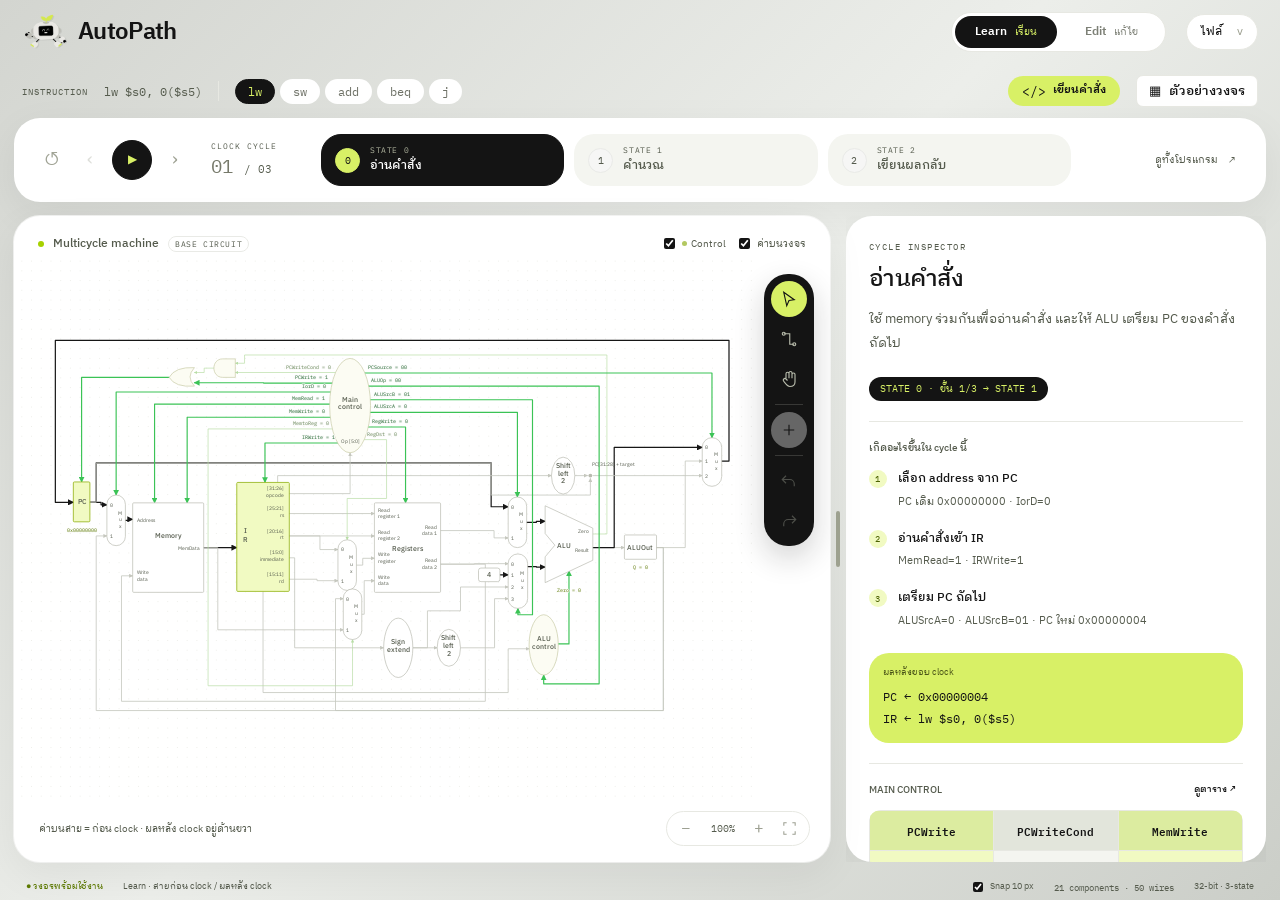
<file: index.html>
<!doctype html>
<html lang="th">
<head>
  <meta charset="utf-8">
  <meta name="viewport" content="width=device-width,initial-scale=1">
  <title>AutoPath</title>
  <script>location.replace('./cad/' + location.search + location.hash);</script>
</head>
<body><a href="./cad/">เปิด AutoPath</a></body>
</html>
</file>
<file: cad/workspace.css>
@import url('https://fonts.googleapis.com/css2?family=IBM+Plex+Sans+Thai+Looped:wght@400;500;600;700&family=IBM+Plex+Mono:wght@400;500;600&display=swap');
@import url('https://fonts.googleapis.com/css2?family=IBM+Plex+Sans+Thai:wght@400;500;600;700&family=IBM+Plex+Mono:wght@400;500;600&display=swap');
@font-face{font-family:Plex Thai;src:url('../assets/fonts/plex-thai-400.ttf');font-weight:400;unicode-range:U+0E00-0E7F}@font-face{font-family:Plex Thai;src:url('../assets/fonts/plex-thai-500.ttf');font-weight:500;unicode-range:U+0E00-0E7F}@font-face{font-family:Plex Thai;src:url('../assets/fonts/plex-thai-600.ttf');font-weight:600;unicode-range:U+0E00-0E7F}
:root{--ink:#3a3b34;--muted:#999c8e;--line:#ecedea;--blue:#292c1b;--pale:#f4fbd0;--orange:#a3bd39;--green:#7e9531;--font:'Plex Thai',-apple-system,BlinkMacSystemFont,'Segoe UI',sans-serif;--mono:'Cascadia Code',Consolas,monospace}*{box-sizing:border-box}html,body{margin:0;height:100%;overflow:hidden}body{font:13px/1.6 var(--font);color:var(--ink);background:#fff;display:flex;flex-direction:column}button,input,textarea,select{font:inherit}button{cursor:pointer;color:inherit;background:#fff;border:1px solid var(--line);border-radius:7px;transition:background .15s,color .15s}button:hover{background:#f4fbd0}button:disabled{opacity:.35;cursor:default}button:focus-visible,a:focus-visible,input:focus-visible,textarea:focus-visible,select:focus-visible{outline:2px solid #e3f58a;outline-offset:3px}a{color:var(--blue);text-decoration:none}svg{display:block}h1,h2,h3,h4,p{margin:0}strong,b{font-weight:600}.app-header{height:65px;display:flex;align-items:center;gap:20px;padding:0 25px;border-bottom:1px solid var(--line);flex-shrink:0}.brand{display:flex;gap:12px;align-items:center;color:var(--ink);white-space:nowrap}.brand strong{font-size:21px;letter-spacing:-.7px}.brand strong>span{font-size:13px;font-weight:400;letter-spacing:0;color:#abada1}.brand-icon{width:25px;height:25px;display:grid;grid-template-columns:1fr 1fr;gap:4px}.brand-icon i{background:var(--blue);border-radius:3px}.brand-icon i:nth-child(2){background:#f0fabe}.brand-icon i:nth-child(3){background:#f4fbd0}.project-tag{font:10px var(--mono);letter-spacing:.4px;color:#9ea192;border-left:1px solid var(--line);padding-left:20px;white-space:nowrap}.project-tag span{margin:0 6px}.mode-switch{margin-left:auto;display:flex;background:#f4f4f3;border-radius:8px;padding:3px;gap:3px}.mode-switch button{border:0;background:transparent;min-width:102px;padding:6px 13px;font-size:12px;font-weight:600;color:#9a9d8f}.mode-switch button span{font-size:10px;font-weight:400;margin-left:5px}.mode-switch button.active{background:white;color:var(--blue);box-shadow:0 1px 4px #1c1f1210}.save-state{display:flex;gap:6px;align-items:center;font-size:10px;color:#9da092;white-space:nowrap}.save-state i,.live-dot{width:6px;height:6px;background:#93ac41;border-radius:50%;display:inline-block}.button{padding:7px 14px;font-size:12px}.button.primary{color:#fff;background:var(--blue);border-color:var(--blue)}.button.danger{color:#c35c62}.chevron{margin-left:12px;color:#989b8b}.program-bar{height:57px;flex-shrink:0;display:flex;align-items:center;gap:16px;padding:0 25px;border-bottom:1px solid var(--line)}.bar-label{font:9px var(--mono);letter-spacing:1px;color:#abaea1}.preset-tabs{display:flex;gap:5px}.preset-tabs button{padding:4px 12px;font:12px var(--mono);border:1px solid transparent;background:#f7f8f6;color:#989b8c}.preset-tabs button.active{border-color:#f4fbd0;background:var(--pale);color:var(--blue)}.code-button{display:flex;align-items:center;gap:7px;padding:5px 10px;font-size:11px;border:0;background:transparent;color:#8a8d7c}.code-symbol{font:13px var(--mono)}.bar-divider{height:20px;border-left:1px solid var(--line)}.current-instruction{font:12px var(--mono);color:#838775;white-space:nowrap;overflow:hidden;text-overflow:ellipsis;flex:1}.quiet{border:0;background:transparent;color:#9fa294;font-size:11px;white-space:nowrap}.icon-button{height:31px;min-width:31px;padding:0 7px;border:0;background:transparent;font-size:19px;color:#a0a395}.program-bar .icon-button{font-size:13px;width:25px;height:25px;border:1px solid var(--line);border-radius:50%}.workspace{flex:1;min-height:0;display:grid;grid-template-columns:minmax(0,1fr) 305px}.board-shell{position:relative;overflow:hidden;background:#fbfbfa;display:flex;flex-direction:column;min-width:0}.board-head{display:flex;align-items:center;justify-content:space-between;gap:10px;padding:18px 24px 0;position:relative;z-index:2;flex-shrink:0;pointer-events:none}.board-head>div{display:flex;align-items:center;gap:9px;pointer-events:auto}#design-title{font-size:12px;font-weight:500;color:#7b7e6e}.mini-badge{font:8px var(--mono);letter-spacing:.6px;color:#acafa2;border:1px solid #e9eae6;padding:2px 6px;border-radius:4px;background:#fbfbfa}.mini-badge.custom{background:#f8faee;color:#a6bc4d;border-color:#e7efc7}.board-options label{font-size:10px;color:#a0a395;display:flex;align-items:center;gap:4px;white-space:nowrap}.board-options input{accent-color:var(--blue);width:11px;height:11px}.control-dot{height:5px;width:5px;border-radius:50%;background:#b3c861}.drawing-tools{position:absolute;z-index:5;top:65px;left:16px;background:white;border:1px solid #eaebe8;box-shadow:0 3px 12px #40413907;border-radius:10px;padding:5px;display:flex;flex-direction:column;gap:4px}.drawing-tools button{height:33px;width:33px;display:grid;place-items:center;border:0;border-radius:6px;color:#a0a395}.drawing-tools svg{width:18px;height:18px;fill:none;stroke:currentColor;stroke-width:1.5}.drawing-tools button.active{color:var(--blue);background:var(--pale)}.tool-separator{margin:3px 4px;border-top:1px solid var(--line)}#canvas-wrap{flex:1;min-height:0;overflow:hidden;position:relative}#scene{width:100%;height:100%;touch-action:none;outline:none;user-select:none}#scene[data-tool=pan]{cursor:grab}#scene[data-tool=pan]:active{cursor:grabbing}#scene[data-tool=wire]{cursor:crosshair}.canvas-bottom{display:flex;justify-content:space-between;align-items:center;padding:8px 20px 16px;gap:12px;flex-shrink:0}#canvas-hint{font-size:10px;color:#aaada0;padding-left:5px}.zoom-tools{display:flex;align-items:center;gap:3px;background:white;border:1px solid var(--line);border-radius:7px;padding:2px 4px;flex-shrink:0}.zoom-tools button{border:0;padding:0;background:transparent;font-size:16px;width:27px;height:27px;color:#9da092;display:grid;place-items:center}.zoom-tools svg{width:17px;height:17px;fill:none;stroke:currentColor;stroke-width:1.5}#zoom-level{min-width:40px;text-align:center;font:10px var(--mono);color:#989b8d}.inspector{border-left:1px solid var(--line);overflow:auto;background:white;padding:25px 23px;scrollbar-width:thin}.eyebrow{font:9px var(--mono);letter-spacing:1.5px;color:#afb1a6}.inspector h2{font-size:23px;font-weight:500;line-height:1.5;letter-spacing:-.6px;margin:10px 0}.inspector .lead{font-size:12px;line-height:1.9;color:#9da092;margin-bottom:21px}.step-label{display:inline-flex;align-items:center;gap:6px;font:10px var(--mono);color:var(--blue);background:var(--pale);padding:4px 8px;border-radius:5px}.inspector-section{border-top:1px solid var(--line);padding-top:18px;margin-top:20px}.section-title{font-size:10px;font-weight:500;color:#959889;display:flex;align-items:center;justify-content:space-between;margin-bottom:12px}.section-title button{font-size:9px;color:var(--blue);background:transparent;border:0}.steps{display:grid;gap:15px}.step{display:grid;grid-template-columns:20px 1fr;gap:9px}.step>span{background:#f4fbd0;color:#a8aa9e;width:18px;height:18px;display:grid;place-items:center;font:9px var(--mono);border-radius:50%;margin-top:2px}.step b{font-size:11px;font-weight:500}.step p{font-size:10px;color:#a2a497;line-height:1.9;margin-top:3px}.result-card{background:#f4fbd0;border:1px solid #f4fbd0;border-radius:8px;padding:13px 14px;margin:21px 0 0}.result-card small{color:#a0a295;font-size:9px;display:block;margin-bottom:6px}.result-card strong{font:12px/1.8 var(--mono);color:#757868;overflow-wrap:anywhere}.signal-list{display:grid;grid-template-columns:1fr 1fr;gap:5px}.signal{display:flex;align-items:center;justify-content:space-between;padding:5px 7px;border-radius:5px;background:#f9f9f9;font:9px var(--mono);color:#b2b4a9}.signal.used{color:#96998a;background:#f4fbd0}.signal b{font-size:10px}.state-value{display:flex;justify-content:space-between;gap:10px;padding:5px 0;font:10px var(--mono);color:#a0a395}.state-value.changed{color:var(--blue)}.state-value i{font-style:normal;color:#979a8b;font-size:8px;margin-right:6px}.inspector details{margin-top:13px;font-size:10px;color:#a0a295}.inspector summary{cursor:pointer}.source-mini{display:flex;flex-wrap:wrap;gap:12px;font-size:9px;margin-top:24px}.source-mini a{color:#abada1}.selection-title{display:flex;justify-content:space-between;align-items:center}.selection-title h2{font-size:21px;overflow-wrap:anywhere}.selection-title button{border:0;padding:0 5px;color:#a3a698}.property{margin-bottom:13px}.property label{display:block;color:#a3a598;font-size:10px;margin-bottom:5px}.property input,.property select{width:100%;border:1px solid #e9eae7;border-radius:6px;padding:7px 9px;color:#767969;background:#f4fbd0;font-size:11px}.property-row{display:grid;grid-template-columns:1fr 1fr;gap:10px}.port-list{display:grid;gap:5px}.port-item{display:flex;align-items:center;gap:6px;font-size:10px;color:#9ea192;padding:4px 0}.port-item .pin-dot{width:5px;height:5px;border-radius:50%;background:#daf263}.port-item .pin-dot.control{background:#aec456}.port-item small{margin-left:auto;font:9px var(--mono);color:#aeb0a4}.button-row{display:flex;flex-wrap:wrap;gap:7px;margin-top:17px}.button-row button{font-size:10px;padding:6px 10px}.value-hero{font:22px/1.5 var(--mono);color:var(--blue);margin:12px 0 4px;overflow-wrap:anywhere}.value-caption{font:10px var(--mono);color:#aeb0a4}.connection-label{font-size:11px;color:#999c8e;overflow-wrap:anywhere;margin-bottom:8px}.connection-arrow{display:block;color:#bcbeb4;margin:5px 0}.info-note{font-size:10px;line-height:1.9;color:#acafa2;margin-top:15px}.issue-card{background:#fafcf4;border:1px solid #eaf1d0;border-radius:8px;padding:15px}.issue-card h3{font-size:14px;color:#9aad4e;margin-bottom:10px}.issue-item{display:block;text-align:left;width:100%;border:0;border-bottom:1px solid #eef2df;background:none;color:#9eae60;padding:9px 0;font-size:11px}.issue-card p{font-size:11px;color:#a0aa77;line-height:1.9}.timeline{height:96px;display:flex;align-items:center;gap:25px;padding:14px 25px;border-top:1px solid var(--line);flex-shrink:0;background:#fff}.transport{display:flex;align-items:center;gap:7px}.play-button{height:36px;width:38px;border-color:var(--blue);background:var(--blue);color:#fff;font-size:12px;box-shadow:0 3px 9px #292c1b20}.play-button:hover{background:#272a19}.cycle-meta{margin-left:14px;min-width:85px}.cycle-meta small{font:8px var(--mono);color:#b5b7ac;letter-spacing:1px;display:block;margin-bottom:3px}.cycle-meta strong{font:19px var(--mono);color:#76796a}.cycle-meta span{font-size:11px;color:#babcb2}.state-tabs{display:grid;grid-template-columns:repeat(3,minmax(0,1fr));gap:10px;flex:1;max-width:750px}.state-tab{display:flex;gap:10px;align-items:center;text-align:left;border:1px solid transparent;background:#f9f9f9;color:#aaada0;border-radius:8px;padding:10px 13px;min-width:0}.state-tab .state-dot{width:25px;height:25px;border-radius:50%;border:1px solid #e9eae7;display:grid;place-items:center;font:10px var(--mono);flex-shrink:0;background:#f6f6f5}.state-tab small{font:8px var(--mono);display:block;color:#b6b8ae;margin-bottom:1px;letter-spacing:.6px}.state-tab strong{font-size:11px;font-weight:500;display:block;white-space:nowrap}.state-tab.active{background:#f4fbd0;border-color:#f4fbd0;color:var(--blue)}.state-tab.active .state-dot{background:var(--blue);color:#fff;border-color:var(--blue)}.state-tab.active small{color:#dcf36b}.state-tab.past .state-dot{color:#a5be53;background:#f5f8ec;border-color:#ecf1db}.trace-button{margin-left:auto;border:0;padding:8px;color:#a7aa9d;background:none;font-size:10px;white-space:nowrap}.trace-button span{margin-left:8px}.statusbar{height:30px;flex-shrink:0;border-top:1px solid var(--line);display:flex;align-items:center;justify-content:space-between;padding:0 25px;font-size:9px;color:#b4b6ac;background:#f4fbd0}.statusbar>div{display:flex;align-items:center;gap:20px}.statusbar label{display:flex;align-items:center;gap:4px}.statusbar input{height:10px;width:10px;accent-color:var(--blue)}#health{color:#a6be55}#health.invalid{color:#a6b761}#mode-status{color:#b5b7ac}.statusbar #counts{font:9px var(--mono)}
/* Vector schematic. Visible pins and geometry are the same objects edited by CAD. */
#scene text{font-family:var(--font);fill:#35362f;pointer-events:none}.net-wire{fill:none;stroke:#c5c7be;stroke-width:1.65;stroke-linejoin:round;stroke-linecap:round;pointer-events:none}.net-wire.live{stroke:#2a2e1b;stroke-width:2.5}.net-wire.control{stroke:#c7d591;stroke-width:1.4}.net-wire.control.live{stroke:#b0c851;stroke-width:2}.net-wire.selected{stroke:#d8f258;stroke-width:3}.net-wire.invalid{stroke:#cf7480;stroke-dasharray:5 4}.wire-hit{fill:none;stroke:transparent;stroke-width:15;pointer-events:stroke;cursor:pointer}.wire-label{font:11px var(--mono)!important;fill:#a3b267!important;paint-order:stroke;stroke:#fbfbfa;stroke-width:4px;stroke-linejoin:round}.wire-label.live{fill:#94a942!important}.node-body{fill:#fff;stroke:#b6b8ad;stroke-width:1.35}.circuit-node{cursor:pointer}.circuit-node.written .node-body{fill:#f4fbd0;stroke:#dcf369;stroke-width:1.8}.circuit-node.selected .node-body{stroke:#ddf370;stroke-width:2;fill:#f4fbd0}.circuit-node.invalid .node-body{stroke:#ce828b;stroke-dasharray:5 3}.circuit-node.control-node .node-body{fill:#fbfdf6;stroke:#b3c471}.node-name{font-size:14px;font-weight:500}.node-port-label{font-size:11px;fill:#9a9d8f!important}.node-small{font-size:11px}.node-number{font:11px var(--mono)!important;fill:#9b9e8f!important}.node-value{font:11px var(--mono)!important;fill:#d7f156!important;paint-order:stroke;stroke:#fbfbfa;stroke-width:3px}.node-port{fill:white;stroke:#acaea2;stroke-width:1.5;opacity:0;pointer-events:none;cursor:crosshair}.edit-mode .node-port{opacity:1;pointer-events:all}.node-port.control{stroke:#b3c471}.node-port.output{fill:#d6d7d1}.node-port.output.control{fill:#d9e5a9}.node-port:hover,.node-port.pending{fill:#dbf264!important;stroke:#292d1b;stroke-width:2}.port-hit{fill:transparent;pointer-events:none}.edit-mode .port-hit{pointer-events:all;cursor:crosshair}.selection-box{fill:none;stroke:#e4f68a;stroke-width:1;stroke-dasharray:5 4;pointer-events:none}.bend-handle{fill:#fff;stroke:#dbf264;stroke-width:1.5;cursor:move}.bend-handle:hover{fill:#d8f157}.pending-wire{fill:none;stroke:#daf262;stroke-width:2;stroke-dasharray:6 5;pointer-events:none}.note-body{fill:#fcfdf7;stroke:#dee5c1;stroke-width:1}.note-text{fill:#a2ac78!important;font-size:12px}.junction-dot{fill:#b9bbb0}.control-hidden .wire-group.control-group,.control-hidden .control-wire-label{opacity:.08;pointer-events:none}.control-hidden .control-group .wire-hit{pointer-events:none}
dialog{border:1px solid #e9eae7;padding:0;border-radius:14px;width:min(820px,94vw);max-height:88vh;color:var(--ink);background:white;box-shadow:0 22px 90px #1d1f131c}dialog::backdrop{background:#4b4d4238;backdrop-filter:blur(3px)}.dialog-head{display:flex;justify-content:space-between;align-items:center;padding:22px 26px;border-bottom:1px solid var(--line)}.dialog-head h2{font-size:19px;font-weight:500;letter-spacing:-.4px}.dialog-head p{font-size:11px;color:#adafa3;margin-top:5px}.dialog-head button{border:0;font-size:22px;color:#aaaca0;background:none}.dialog-body{padding:25px 26px}.dialog-actions{display:flex;gap:8px;justify-content:flex-end;margin-top:22px}.dialog-body label{display:block;font-size:11px;color:#a4a799;margin:0 0 8px}.editor-grid{display:grid;grid-template-columns:1.6fr 1fr;gap:22px}textarea{background:#f4fbd0;border:1px solid #f4fbd0;border-radius:8px;padding:15px;color:#727566;width:100%;resize:vertical;font:12px/2 var(--mono);min-height:230px}select{max-width:100%;background:#f4fbd0;border:1px solid #f4fbd0;border-radius:6px;padding:7px;color:#888b7a;font-size:11px}.dialog-help{font-size:11px;color:#abaea1;line-height:1.9;margin-top:15px}.dialog-body .note{background:#f4fbd0;border:1px solid #eff0ed;border-radius:7px;padding:13px 16px;color:#a1a396;font-size:11px;line-height:1.9;margin-top:15px}.library{display:grid;grid-template-columns:repeat(3,minmax(0,1fr));gap:10px}.library button{text-align:left;padding:14px 15px}.library b{font-size:12px;color:#7d8070;display:block}.library small{font-size:9px;color:#b4b6ab;display:block;margin-top:4px}.library .component-glyph{font:20px var(--mono);color:#b8baaf;height:32px;display:block}.menu-popover{position:fixed;top:57px;right:20px;z-index:30;width:230px;border:1px solid #eaebe8;border-radius:10px;background:white;padding:6px;box-shadow:0 8px 30px #1c1f1214}.menu-popover button{display:flex;align-items:center;justify-content:space-between;width:100%;background:transparent;border:0;padding:9px 12px;text-align:left;font-size:11px}.menu-popover button:hover{background:#f4fbd0}.menu-popover span{font:9px var(--mono);color:#b6b8ad}.menu-popover hr{border:0;border-top:1px solid var(--line);margin:5px}.control-editor{display:grid;grid-template-columns:repeat(3,1fr);gap:14px 20px;margin-top:20px}.control-editor .control-field{display:flex;align-items:center;justify-content:space-between;gap:10px;border-bottom:1px solid var(--line);padding-bottom:10px}.control-field label{font:11px var(--mono);margin:0}.control-field select{width:66px;font:11px var(--mono)}.paper-grid{display:grid;gap:16px}.paper-grid img{width:100%;border:1px solid var(--line);border-radius:8px}.table-wrap{overflow:auto}table{border-collapse:collapse;width:100%;font-size:11px}th{font-weight:500;color:#a0a395;text-align:left;background:#f4fbd0}td,th{padding:10px 12px;border-bottom:1px solid var(--line)}td{color:#8a8e7c}td code{font:11px var(--mono)}td button{font:10px var(--mono);padding:3px 7px}.help-grid{display:grid;grid-template-columns:1fr 1fr;gap:20px 25px}.help-grid h3{font-size:14px;font-weight:500;margin-bottom:8px}.help-grid p{font-size:12px;color:#a0a395;line-height:1.9}.keys{display:grid;grid-template-columns:1fr 1fr;gap:6px;margin-top:20px}.keys div{font-size:11px;color:#a6a99c}kbd{background:#f4fbd0;border:1px solid #ebece9;border-radius:4px;font:10px var(--mono);padding:2px 6px;margin-right:8px}.dialog-error{color:#c16d78;font-size:11px;line-height:1.8;margin-top:12px}.dialog-error:empty{display:none}#toast{position:absolute;bottom:64px;left:50%;transform:translateX(-50%) translateY(5px);background:#4f5147;color:white;box-shadow:0 5px 15px #1b1e1220;border-radius:8px;padding:9px 15px;max-width:90%;font-size:11px;opacity:0;pointer-events:none;transition:opacity .2s,transform .2s;z-index:20}#toast.visible{opacity:1;transform:translateX(-50%) translateY(0)}
.inspector .lead{font-size:13px;color:#959888}.step b{font-size:12px}.step p{font-size:11px;color:#999c8d}.signal{font-size:10px}.signal b{font-size:11px}.info-note{font-size:11px;color:#a0a395}.state-tab strong{font-size:12px}
@media(min-width:1700px){.workspace{grid-template-columns:minmax(0,1fr) 340px}.inspector{padding:29px}.inspector .lead{font-size:13px}.step b{font-size:12px}.step p{font-size:11px}.signal{font-size:10px}}
@media(max-width:1150px){.project-tag{display:none}.app-header{gap:15px;padding:0 18px}.program-bar{gap:9px;padding:0 18px}.bar-label{display:none}.workspace{grid-template-columns:minmax(0,1fr) 275px}.inspector{padding:21px 18px}.board-head{padding:15px 18px 0}.board-options label{font-size:9px}.board-options label:last-child{display:none}.mini-badge{display:none}.timeline{padding:12px 18px;gap:18px}.state-tabs{gap:6px}.state-tab{padding:9px 10px;gap:8px}.trace-button{display:none}.cycle-meta{min-width:70px;margin-left:8px}.save-state{font-size:9px}.brand strong>span{display:none}}
@media(max-width:800px){.workspace{grid-template-columns:minmax(0,1fr) 230px}.inspector{padding:18px 14px}.inspector h2{font-size:20px}.board-options{display:none!important}.program-bar{gap:8px}.current-instruction{display:none}.code-button{margin-left:auto}.bar-divider{display:none}.mode-switch button{min-width:72px;padding:6px 10px}.mode-switch button span{display:none}.save-state{display:none}.timeline{gap:10px}.cycle-meta{min-width:55px}.transport{gap:2px}.state-tab strong{font-size:9px}.state-tab{padding:8px;gap:6px}.state-tab small{font-size:7px}.state-tab .state-dot{width:21px;height:21px}.statusbar{padding:0 18px}.statusbar>div{gap:12px}.statusbar #counts{display:none}.canvas-bottom{padding:8px 12px 12px}#canvas-hint{font-size:9px;max-width:150px}.board-head{padding-left:16px}#design-title{font-size:11px}.drawing-tools{left:10px}.control-editor{grid-template-columns:1fr 1fr}}
@media(max-width:600px){html,body{height:auto;min-height:100%;overflow:auto}.app-header{height:60px;padding:0 14px;gap:10px}.brand strong{font-size:20px}.brand-icon{width:22px;height:22px}.brand{gap:8px}.mode-switch{margin-left:auto}.mode-switch button{min-width:54px;padding:5px 8px;font-size:11px}#file-menu{font-size:11px;padding:5px 8px}.chevron{margin-left:5px}.program-bar{height:51px;padding:0 14px;gap:5px}.preset-tabs{gap:3px}.preset-tabs button{font-size:11px;padding:5px 9px}.code-button{padding:5px}.code-button span:last-child{display:none}.program-bar .quiet{font-size:10px}.program-bar .icon-button{display:none}.workspace{display:flex;flex-direction:column;flex:none;overflow:visible}.board-shell{height:62vh;min-height:380px}.inspector{border-left:0;border-top:1px solid var(--line);padding:24px;overflow:visible}.inspector .lead{max-width:500px}.inspector h2{font-size:24px}.signal-list{grid-template-columns:1fr 1fr 1fr}.board-head{padding:14px 14px 0}.drawing-tools{top:52px;left:9px;padding:3px;gap:3px}.drawing-tools button{height:29px;width:29px}.timeline{position:sticky;bottom:0;z-index:8;height:auto;min-height:90px;flex-wrap:wrap;padding:10px 13px;gap:8px;box-shadow:0 -4px 12px #3e403705;order:3}.transport{gap:7px}.cycle-meta{margin-left:12px;min-width:88px}.state-tabs{order:2;width:100%;flex-basis:100%}.state-tab{padding:7px 8px}.state-tab strong{font-size:10px}.state-tab small{font-size:8px}.statusbar{height:32px;font-size:8px;order:4;padding:0 14px}.statusbar>div{gap:8px}#canvas-hint{max-width:200px;font-size:9px}.canvas-bottom{padding:7px 12px 12px}.editor-grid{grid-template-columns:1fr}.editor-grid textarea{min-height:150px}.dialog-head{padding:18px 20px}.dialog-body{padding:20px}.library{grid-template-columns:1fr 1fr}.help-grid{grid-template-columns:1fr}.control-editor{gap:10px}.control-field label{font-size:10px}.control-field select{width:54px}.control-editor .control-field{gap:4px}.keys{grid-template-columns:1fr}.dialog-actions{flex-wrap:wrap}}

@media(max-width:600px){body{padding-bottom:134px}.timeline{position:fixed;left:0;right:0;bottom:0}.inspector{padding-bottom:28px}}

/* ===== Lime / black theme (TaskLab-style) + split layout ===== */
:root{--ink:#161616;--muted:#8b8e83;--line:#e7e8e2;--blue:#141414;--pale:#eef8b4;--lime:#d8f066;--lime-2:#c9e84a;--lime-soft:#f1fac2;--black:#141414;--radius:26px;--side-w:clamp(310px,34vw,480px)}
html,body{background:linear-gradient(135deg,#d3d5d0 0%,#ecEEEA 48%,#cbcec8 100%)}body{color:var(--ink)}
:focus-visible{outline:2px solid #141414!important;outline-offset:3px}.code-pane :focus-visible{outline-color:var(--lime)!important}
.app-header,.program-bar{background:transparent;border:0}.app-header{height:64px;padding:0 22px}.program-bar{height:54px;padding:0 22px}
.brand-icon i{background:var(--black)}.brand-icon i:nth-child(2){background:var(--lime)}.brand-icon i:nth-child(3){background:#fff;box-shadow:inset 0 0 0 1.5px #14141430}
.project-tag{border-left-color:#14141420}
button{border-radius:999px}.button{border-radius:999px;background:#fff}.button.primary{background:var(--lime);border-color:var(--lime);color:var(--black);font-weight:600}.button.primary:hover{background:var(--lime-2)}
.mode-switch{background:#fff;border:1px solid var(--line);border-radius:999px;padding:3px}.mode-switch button{border-radius:999px;color:#7d8076}.mode-switch button.active{background:var(--black);color:#fff;box-shadow:none}.mode-switch button.active span{color:var(--lime)}
.save-state i,.live-dot{background:#a6d100}#health{color:#5d7a00}#health.invalid{color:#c0604a}
.preset-tabs button{border-radius:999px;background:#fff;color:#6e7166}.preset-tabs button.active{background:var(--black);border-color:var(--black);color:var(--lime)}
.code-button{background:var(--lime);color:var(--black);font-weight:600;border-radius:999px;padding:6px 14px}.code-button:hover{background:var(--lime-2)}
.cases-launch{background:#fff;color:var(--black);border:1px solid var(--line);border-radius:999px}.cases-launch:hover{background:var(--lime-soft)}
.program-bar .icon-button{background:#fff}
.workspace{grid-template-columns:minmax(0,1fr) var(--side-w);gap:14px;padding:0 14px}
.board-shell{background:#fff;border-radius:var(--radius);box-shadow:0 12px 40px #1416100f,0 0 0 1px #ffffffb0}
.mini-badge{background:#fff;border-radius:999px}.mini-badge.custom{background:var(--lime-soft);color:#5d7a00;border-color:#dfeb9a}
.zoom-tools{border-radius:999px;background:#fff;padding:3px 6px}.zoom-tools button{border-radius:50%}
/* editor toolbar: moved from the left edge to the right edge */
.drawing-tools{left:auto;right:16px;top:58px;background:var(--black);border:0;border-radius:24px;padding:7px;box-shadow:0 12px 30px #14141430}
.drawing-tools button{height:36px;width:36px;border-radius:50%;color:#b7bbab;background:transparent}.drawing-tools button:hover{background:#2c2c2a;color:#fff}.drawing-tools button.active{background:var(--lime);color:var(--black)}
.drawing-tools .tool-separator{border-top-color:#383836}.drawing-tools #add-node{background:#fff;color:var(--black)}.drawing-tools #add-node:hover{background:var(--lime-soft)}.drawing-tools #add-node.open{background:var(--lime);transform:rotate(45deg)}.drawing-tools #add-node{transition:transform .25s,background .15s}
/* right column: instruction window (top half) + explanation (bottom half) */
.side-column{display:grid;grid-template-rows:minmax(0,1fr) minmax(0,1fr);gap:14px;min-width:0;min-height:0}
.code-pane{background:var(--black);color:#e8ecd2;border-radius:var(--radius);padding:16px 16px 14px;display:flex;flex-direction:column;gap:8px;min-width:0;min-height:0;overflow:hidden;box-shadow:0 12px 40px #14141428}
.pane-head{display:flex;align-items:center;justify-content:space-between;gap:10px;flex-shrink:0}.pane-title{font:10px var(--mono);letter-spacing:1.4px;color:#fff;display:flex;align-items:center;gap:9px}.pane-title b{background:var(--lime);color:var(--black);border-radius:999px;padding:2px 9px;font:600 11px var(--mono);letter-spacing:0}
.code-state{font-size:10px;color:#8e9184;display:flex;align-items:center;gap:6px;white-space:nowrap}.code-state:before{content:"";width:6px;height:6px;border-radius:50%;background:var(--lime)}.code-state.dirty{color:var(--lime)}.code-state.dirty:before{background:transparent;box-shadow:inset 0 0 0 1.5px var(--lime)}
.code-field{display:flex;flex-direction:column;gap:5px;min-height:0}.code-field.main{flex:3 1 0}.code-field.init{flex:2 1 0}.code-field label{font:9px var(--mono);letter-spacing:1px;color:#868a7c;margin:0;flex-shrink:0}
.code-pane textarea{flex:1;min-height:40px;resize:none;background:#1f1f1d;border:1px solid #30302d;color:#eef6c4;border-radius:18px;padding:10px 14px;font:12px/1.75 var(--mono);tab-size:2;scrollbar-width:thin}.code-pane textarea:focus{outline:0!important;border-color:var(--lime);box-shadow:0 0 0 3px #d8f06624}
.code-actions{display:flex;gap:6px;flex-wrap:wrap;align-items:center;flex-shrink:0}.code-actions .ghost{background:transparent;border:1px solid #363633;color:#c4c8b6;font-size:10px;padding:5px 11px}.code-actions .ghost:hover{background:#262624;color:#fff}
.code-actions .run{margin-left:auto;background:var(--lime);color:var(--black);border:0;font-weight:600;font-size:12px;padding:7px 16px}.code-actions .run:hover{background:#e6f88e}.code-actions .run span{font:9px var(--mono);opacity:.6;margin-left:6px}
.code-help{font-size:10px;line-height:1.7;color:#7f8376;flex-shrink:0}.code-help code{font:10px var(--mono);color:var(--lime)}.code-pane .dialog-error{color:#ff9d90;margin:0;flex-shrink:0}
@media(max-height:860px){.code-help{display:none}}
.inspector{border:0;border-radius:var(--radius);background:#fff;box-shadow:0 12px 40px #1416100f;min-height:0}
.step-label{background:var(--black);color:var(--lime);border-radius:999px;padding:4px 11px}.step>span{background:var(--lime-soft);color:#4c6200}
.result-card{background:var(--lime);border:0;border-radius:20px}.result-card small{color:#4b5518}.result-card strong{color:var(--black)}
.signal{border-radius:999px;background:#f4f5f0}.signal.used{background:var(--lime-soft);color:#3b4b00}
.state-value.changed{color:var(--black);font-weight:600}.property input,.property select{border-radius:12px}.issue-card{background:#fff3ef;border-color:#f3d4cb;border-radius:18px}.issue-card h3{color:#b4553f}.issue-item{color:#a5624e;border-bottom-color:#f3ddd6}.issue-card p{color:#a67868}
.port-item .pin-dot{background:#9fa392}.port-item .pin-dot.control{background:#a6c61e}
/* timeline as a floating card */
.timeline{margin:14px;height:84px;padding:12px 22px;border:0;border-radius:var(--radius);box-shadow:0 12px 40px #1416100f}
.play-button{background:var(--black);border-color:var(--black);color:var(--lime);border-radius:50%;height:40px;width:40px;padding:0;box-shadow:none}.play-button:hover{background:#2c2c2a}
.state-tab{border-radius:20px;background:#f4f5f0}.state-tab.active{background:var(--black);border-color:var(--black);color:#fff}.state-tab.active small{color:#b2b6a0}.state-tab.active .state-dot{background:var(--lime);color:var(--black);border-color:var(--lime)}.state-tab.past .state-dot{background:var(--lime-soft);color:#4c6200;border-color:var(--lime)}
.statusbar{background:transparent;border:0;height:26px;padding:0 26px;color:#7d8076}
/* circuit drawing */
.net-wire.live{stroke:#161616}.net-wire.control{stroke:#cfdc9a}.net-wire.control.live{stroke:#9dbb1c}.net-wire.selected{stroke:#141414;stroke-width:3.4;filter:drop-shadow(0 0 4px #d8f066)}
.circuit-node.written .node-body{fill:#f1fac2;stroke:#9bb824;stroke-width:1.8}.circuit-node.selected .node-body{fill:#fbfdea;stroke:#141414;stroke-width:2}.circuit-node.control-node .node-body{fill:#fcfcf3;stroke:#c6c9a3}
.node-value{fill:#5d7a00!important}.wire-label.live{fill:#6f8a10!important}.bend-handle{stroke:#141414}.bend-handle:hover{fill:var(--lime)}.selection-box,.pending-wire{stroke:#141414}.node-port:hover,.node-port.pending{fill:var(--lime)!important;stroke:#141414}
/* dialogs */
dialog{border-radius:28px}.dialog-actions .button.primary{background:var(--lime)}
/* "+" element library: bottom sheet sliding up inside the circuit window */
.library-sheet{position:absolute;left:14px;right:80px;bottom:14px;z-index:12;max-height:min(58%,380px);display:flex;flex-direction:column;background:#fff;border:1px solid var(--line);border-radius:28px;box-shadow:0 -14px 50px #14141426;padding:8px 18px 16px;transform:translateY(calc(100% + 30px));opacity:0;visibility:hidden;transition:transform .34s cubic-bezier(.22,.9,.28,1),opacity .2s,visibility 0s .34s}
.library-sheet.open{transform:none;opacity:1;visibility:visible;transition:transform .34s cubic-bezier(.22,.9,.28,1),opacity .2s}
.sheet-grab{width:44px;height:4px;border-radius:4px;background:#d9dbd2;margin:2px auto 10px;flex-shrink:0}.sheet-head{display:flex;justify-content:space-between;align-items:flex-start;gap:10px;flex-shrink:0;margin-bottom:12px}.sheet-head h3{font-size:16px;font-weight:600}.sheet-head p{font-size:11px;color:var(--muted)}.sheet-head button{border:0;background:#f1f2ec;width:30px;height:30px;padding:0;font-size:18px;line-height:1;flex-shrink:0}.sheet-head button:hover{background:var(--lime)}
.library-sheet .library{grid-template-columns:repeat(auto-fill,minmax(128px,1fr));overflow:auto;padding:2px 2px 4px;scrollbar-width:thin}.library button{border-radius:20px;background:#f5f6f1;border-color:transparent}.library button:hover{background:var(--lime-soft);border-color:var(--lime)}.library b{color:#2c2e26}.library .component-glyph{color:var(--black);font-weight:600}.library small{color:#8b8e83}.sheet-note{font-size:10px;color:var(--muted);margin-top:10px;flex-shrink:0}
#toast{background:var(--black);color:#fff;border-radius:999px;padding:9px 18px}
@media(max-width:800px){:root{--side-w:285px}.drawing-tools{left:auto;right:10px;padding:5px}.drawing-tools button{height:32px;width:32px}.library-sheet{right:62px}}
@media(max-width:600px){.workspace{display:flex;flex-direction:column;gap:12px;padding:0 10px}.side-column{display:flex;flex-direction:column;gap:12px}.code-pane{min-height:440px}.code-field.main{min-height:130px}.inspector{overflow:visible}.drawing-tools{top:52px;right:9px;padding:4px}.drawing-tools button{height:29px;width:29px}.library-sheet{left:10px;right:52px}.timeline{margin:0;border-radius:22px 22px 0 0}.code-help{display:block}}
/* keep the circuit clear of the right-hand toolbar rail; shorter, bar-like sheet */
#canvas-wrap{margin-right:74px}.library-sheet{max-height:min(46%,320px)}.library-sheet .library{grid-template-columns:repeat(auto-fill,minmax(118px,1fr))}.library button{padding:10px 12px}.library .component-glyph{height:28px;font-size:17px}
@media(max-width:800px){#canvas-wrap{margin-right:50px}}

/* Timeline lives directly below the instruction bar at every screen size. */
.timeline{position:static;order:0;margin:0 14px 14px;border-radius:var(--radius)}
.workspace{grid-template-columns:minmax(0,var(--panel-left,66%)) 16px minmax(0,1fr);gap:0;padding-bottom:12px}
.panel-resizer{position:relative;cursor:col-resize;touch-action:none;min-height:0;border-radius:8px}
.panel-resizer::after{content:"";position:absolute;left:6px;top:calc(50% - 28px);width:4px;height:56px;border-radius:4px;background:#9da18f;transition:background .15s}
.panel-resizer:hover::after,.panel-resizer:focus-visible::after{background:#141414}
.panel-resizer:focus-visible{outline:2px solid #141414;outline-offset:-2px}
.resizing-panels,.resizing-panels *{cursor:col-resize!important;user-select:none!important}
.side-column{grid-template-rows:minmax(0,1fr);gap:0;overflow:auto}
.side-column.code-open{grid-template-rows:minmax(280px,.95fr) minmax(160px,1.05fr);gap:14px}
.code-pane[hidden]{display:none}
.code-pane{overflow:auto}
.code-pane:not([hidden]){animation:code-reveal .2s ease-out}
.code-pane .pane-head{flex-wrap:wrap}
.code-pane .code-field{flex-shrink:0;min-height:88px}
.code-pane .code-field.main{min-height:110px}
.code-pane textarea{min-height:64px}
.code-button[aria-expanded="true"]{background:var(--black);color:var(--lime)}
@keyframes code-reveal{from{opacity:0;transform:translateY(-10px)}to{opacity:1;transform:none}}
.library-sheet{max-height:min(70%,420px)}
.library-sheet .library{min-height:0;grid-template-columns:repeat(auto-fill,minmax(118px,1fr))}
.library button{display:flex;flex-direction:column;align-items:center;justify-content:center;gap:8px;text-align:center;min-height:116px}
.library b{font-size:12px;line-height:1.4;overflow-wrap:anywhere}
.component-symbol{display:block;width:100%;height:64px;pointer-events:none}
.component-symbol .node-body,.component-symbol .note-body{stroke:#555b43;stroke-width:2;fill:#fff;vector-effect:non-scaling-stroke}
.symbol-pin{fill:#9bb824;stroke:#555b43;stroke-width:1;vector-effect:non-scaling-stroke}
.symbol-label{fill:#141414;font:600 16px var(--mono)}
.board-head{flex-wrap:wrap}
.board-head>div{min-width:0;flex-wrap:wrap}
.canvas-bottom{flex-wrap:wrap}
@media(max-width:600px){
 body{padding-bottom:0}
 .program-bar{height:auto;min-height:51px;flex-wrap:wrap;padding:8px 14px}
 .code-button span:last-child{display:inline}
 .timeline{position:static;order:0;margin:0 10px 12px;border-radius:22px;min-height:90px}
 .workspace{gap:12px;padding:0 10px 12px}
 .panel-resizer{display:none}
 .side-column{overflow:visible;gap:0}
 .side-column.code-open{gap:12px}
 .code-pane{min-height:440px}
 .inspector{min-height:340px}
 .library-sheet{max-height:85%;right:52px}
 .library-sheet .library{grid-template-columns:repeat(2,minmax(0,1fr))}
 .sheet-note{display:none}
}
@media(prefers-reduced-motion:reduce){.code-pane:not([hidden]){animation:none}}

/* Keep the two action buttons together at the right end of the bar. */
.program-bar #current-instruction{min-width:0}
.program-bar #open-code{order:1;margin-left:auto;flex-shrink:0;white-space:nowrap}
.program-bar #open-cases{order:2;flex-shrink:0}
@media(max-width:600px){
 .program-bar .preset-tabs{flex-basis:100%}
 .program-bar .bar-divider,.program-bar #current-instruction{display:none}
}

/* MAIN CONTROL: signal names above their values in a responsive grid. */
.inspector .signal-list {
  display: grid;
  grid-template-columns: repeat(auto-fit, minmax(96px, 1fr));
  gap: 1px;
  padding: 1px;
  background: var(--line);
  border-radius: 12px;
  overflow: hidden;
}

.inspector .signal {
  display: flex;
  flex-direction: column;
  align-items: stretch;
  justify-content: flex-start;
  min-width: 0;
  padding: 0;
  border-radius: 0;
  text-align: center;
  background: #f4f5f0;
  color: #707568;
}

.inspector .signal > span {
  padding: 10px 4px;
  font-size: 11px;
  white-space: nowrap;
  border-bottom: 1px solid var(--line);
}

.inspector .signal > b {
  padding: 10px 4px;
  font-size: 16px;
  line-height: 1.4;
}

.inspector .signal.used {
  background: var(--lime-soft);
  color: #3b4b00;
}

/* Darker headers distinguish signal names from their values. */
.inspector .signal > span {
  background: #e2e5db;
  color: #42473a;
  font-weight: 600;
}

.inspector .signal.used > span {
  background: #dceca0;
  color: #253000;
}

/* High-contrast text for all control names and values. */
.inspector .signal > span,
.inspector .signal > b,
.inspector .signal.used > span,
.inspector .signal.used > b {
  color: #141414;
  font-weight: 600;
}

/* Control wires: dark green when active, light green when inactive. */
#scene .net-wire.control {
  stroke: #b8dda6;
  stroke-width: 1.4;
}
#scene .net-wire.control.live {
  stroke: #3bc356;
  stroke-width: 2.4;
}
#scene .wire-label.control-wire-label {
  fill: #648454 !important;
}
#scene .wire-label.control-wire-label.live {
  fill: #1d642c !important;
}
/* Keep selection and invalid-wire feedback visible. */
#scene .net-wire.control.selected {
  stroke: #141414;
  stroke-width: 3.4;
}
#scene .net-wire.control.invalid {
  stroke: #cf7480;
  stroke-dasharray: 5 4;
}

.right-pane-resizer {
  display: none;
}

@media (min-width: 601px) {
  .side-column.code-open {
    grid-template-rows:
      minmax(0, var(--code-height, 1fr))
      16px
      minmax(0, 1fr);
    gap: 0;
    overflow: hidden;
  }

  .side-column.code-open > .code-pane,
  .side-column.code-open > .inspector {
    min-height: 0;
    overflow: auto;
  }

  .side-column.code-open > .right-pane-resizer {
    display: grid;
    place-items: center;
    cursor: row-resize;
    touch-action: none;
  }

  .right-pane-resizer::after {
    content: "";
    width: 56px;
    height: 4px;
    border-radius: 4px;
    background: #8b927c;
  }

  .right-pane-resizer:hover::after,
  .right-pane-resizer:focus-visible::after {
    background: #237a35;
  }
}

body.resizing-right-panes,
body.resizing-right-panes * {
  cursor: row-resize !important;
  user-select: none !important;
}

:root {
  --muted: #555b4d;        /* ข้อความรองบนพื้นสว่าง */
  --muted-on-dark: #bdc4ad; /* ข้อความรองบนพื้นดำ */
}

/* คำอธิบายและข้อความรอง */
.inspector .lead,
.eyebrow,
.section-title,
.step p,
.info-note,
.value-caption,
.state-value,
.state-value i,
.source-mini a,
.bar-label,
.current-instruction,
.board-options label,
.mini-badge,
.cycle-meta small,
.cycle-meta span,
.trace-button,
.statusbar,
#mode-status,
#design-title,
#canvas-hint,
#zoom-level {
  color: var(--muted);
}

/* ขั้นตอนที่ไม่ได้เลือก */
.state-tab:not(.active),
.state-tab:not(.active) small {
  color: var(--muted);
}

/* ข้อความรองในช่องเขียนคำสั่งพื้นดำ */
.code-field label,
.code-help,
.code-state:not(.dirty) {
  color: var(--muted-on-dark);
}

/* ชื่อและรายละเอียดขาบนวงจร */
#scene .node-name,
#scene .node-small,
#scene .node-port-label,
#scene .node-number,
#scene .note-text {
  fill: var(--muted) !important;
}

.app-header .brand {
  display: flex;
  align-items: center;
  gap: 8px;
}

.app-header .brand img.brand-icon {
  display: block;
  width: 48px;
  height: 48px;
  flex-shrink: 0;
  object-fit: cover;
  object-position: center;
}

.app-header .brand strong {
  font-size: 24px;
  font-weight: 600;
  line-height: 1;
  color: #141414;
}

@media (max-width: 600px) {
  .app-header .brand img.brand-icon {
    width: 40px;
    height: 40px;
  }

  .app-header .brand strong {
    font-size: 20px;
  }
}

.program-bar #current-instruction {
  flex: 0 1 auto;
  min-width: 0;
}

:root {
  /* ข้อความทั่วไป */
  --font: 'IBM Plex Sans Thai', sans-serif;

  /* โค้ด ตัวเลข และชื่อสัญญาณ */
  --mono: 'IBM Plex Mono', 'IBM Plex Sans Thai', monospace;
}

:root {
  --font: 'IBM Plex Sans Thai Looped', sans-serif;
  --mono: 'IBM Plex Mono', 'IBM Plex Sans Thai Looped', monospace;
}
</file>
<file: cad/cases.css>
/* cases.css สไตล์ของวงจร */

/* ปุ่มกดเปิดเข้าเคส */
.cases-launch {
  color: #141414;
  background: #fff;
  border: 1px solid #e7e8e2;
  border-radius: 7px;
  padding: 5px 12px;
  font-weight: 500;
  white-space: nowrap;
}

.cases-launch span {
  margin-right: 5px;
}

/* ซ่อนแถบเคสเมื่อสั่ง hidden */
.case-bar[hidden] {
  display: none;
}

/* แถบหัวเคสด้านบน (Lime Theme) */
.case-bar {
  display: flex;
  align-items: center;
  gap: 16px;
  min-height: 51px;
  padding: 7px 24px;
  margin: 0 14px 12px;
  background: #f1fac2;
  border: 0;
  border-radius: 22px;
  flex-shrink: 0;
}

.case-bar button {
  font-size: 11px;
  padding: 5px 10px;
  background: transparent;
  white-space: nowrap;
}

/* ชื่อเคสบนแถบ */
.case-bar-title {
  display: flex;
  align-items: center;
  gap: 10px;
  min-width: 0;
}

.case-bar-title > span {
  font: 10px var(--mono);
  color: #5d7a00;
  white-space: nowrap;
}

.case-bar-title strong {
  font-size: 12px;
  overflow: hidden;
  text-overflow: ellipsis;
  white-space: nowrap;
}

/* ปุ่มสลับโหมด ต้นแบบ vs วงจรแก้ */
.case-variants {
  display: flex;
  background: #fff;
  border: 0;
  border-radius: 999px;
  padding: 2px;
  flex-shrink: 0;
  margin-left: auto;
}

.case-variants button {
  border: 0;
  border-radius: 999px;
}

.case-variants button.active {
  background: #141414;
  color: #d8f066;
}

/* ปุ่มย้อนกลับ & ปุ่มออก */
.case-library-back,
.case-return {
  color: #141414;
  border-color: #d6e48a;
}

.case-library-back {
  border: 0;
}

/* ข้อความใบ้จุดสังเกต */
.case-hint {
  font-size: 10px;
  white-space: nowrap;
  color: #979a8b;
  display: flex;
  align-items: center;
  gap: 6px;
}

.case-hint i {
  width: 8px;
  height: 8px;
  border-radius: 2px;
  background: #d8f066;
  box-shadow: 0 0 0 1px #9bb824;
}


/* ==========================================================================
   2. การเรืองแสงและเน้นจุดใน วงจร (Canvas Highlights)
   ========================================================================== */

/* แสงเรืองรอบสายไฟที่เลือก */
.case-halo {
  stroke: #d8f066;
  stroke-width: 10;
  fill: none;
  opacity: 0.6;
  pointer-events: none;
}

/* กรอบปรุรอบตัวอุปกรณ์ที่เลือก */
.case-node .node-body {
  stroke: #9bb824;
  stroke-dasharray: 4 2;
}

.case-node.selected .node-body {
  stroke: #141414;
  stroke-dasharray: none;
}


/* ==========================================================================
   3. หน้าต่างป๊อปอัพคลังเคส (Gallery Dialog)
   ========================================================================== */

.case-gallery {
  max-height: 91vh;
}

.case-gallery .dialog-head p:empty {
  display: none;
}

.case-gallery .dialog-body {
  padding: 20px 24px 24px;
}

/* หัวข้อแนะนำส่วนบน */
.case-intro {
  padding: 22px 0 18px;
}

.case-overline {
  font: 10px var(--mono);
  letter-spacing: 1.2px;
  color: #96998a;
}

.case-intro h3 {
  font-size: 23px;
  font-weight: 500;
  margin: 8px 0;
}

.case-intro > p {
  font-size: 13px;
  color: #8d9180;
}

.case-scope {
  margin-top: 15px;
  font-size: 12px;
  line-height: 1.8;
  color: #818573;
  border-left: 3px solid #d8f066;
  padding: 4px 12px;
  background: #fafdea;
}

/* ปุ่มตัวกรองประเภทเคส */
.case-filters {
  display: flex;
  gap: 7px;
  flex-wrap: wrap;
  padding: 0 0 18px;
}

.case-filters button {
  display: flex;
  align-items: center;
  gap: 8px;
  padding: 6px 11px;
  font-size: 11px;
  background: #fbfbfb;
}

.case-filters button.active {
  background: #141414;
  color: #d8f066;
  border-color: #141414;
}

.case-filters small {
  font: 10px var(--mono);
  opacity: 0.7;
}

/* ตารางวางการ์ดเคส */
.case-grid {
  display: grid;
  grid-template-columns: repeat(3, minmax(0, 1fr));
  gap: 14px;
}

.case-gallery .case-grid {
  grid-template-columns: repeat(2, minmax(0, 1fr));
  gap: 18px;
}

/* การ์ดเคสแต่ละใบ */
.case-card {
  display: flex;
  flex-direction: column;
  min-width: 0;
  text-align: left;
  padding: 18px 17px 12px;
  border: 1px solid #eaebe8;
  border-radius: 22px;
  background: #fff;
  box-shadow: 0 3px 12px #3a3b3403;
  transition: border-color 0.15s, box-shadow 0.15s, transform 0.15s;
}

.case-gallery .case-card {
  padding: 16px;
  gap: 12px;
  overflow: hidden;
}

.case-card:hover {
  background: #fff;
  border-color: #d8f066;
  box-shadow: 0 8px 26px #5d7a0018;
  transform: translateY(-2px);
}

.case-card-top {
  display: flex;
  align-items: center;
  justify-content: space-between;
  margin-bottom: 14px;
}

.case-number {
  font: 24px var(--mono);
  font-weight: 400;
  color: #c3c5bc;
  letter-spacing: -1px;
}

/* ป้ายบอกประเภทเคส (เคสดี / เคสพัง / Hazard) */
.case-tag {
  font-size: 9px;
  padding: 3px 8px;
  border-radius: 5px;
  white-space: nowrap;
  display: inline-block;
  line-height: 1.6;
}

.case-tag.good {
  color: #4c6200;
  background: #f1fac2;
}

.case-tag.tradeoff {
  color: #879b35;
  background: #f6f9e9;
}

.case-tag.broken {
  color: #b26768;
  background: #fcf1f0;
}

.case-tag.hazard {
  color: #4a4c44;
  background: #ecedea;
}

.case-card h3 {
  font-size: 14px;
  line-height: 1.6;
  margin: 0 0 9px;
  font-weight: 600;
  word-break: normal;
}

.case-gallery .case-card h3 {
  font-size: 15px;
  margin: 0;
  min-height: 48px;
}

.case-card > p {
  font-size: 12px;
  line-height: 1.8;
  color: #8f9282;
  margin-bottom: 16px;
}

/* เส้นทางวิ่งของข้อมูล (Data Route) */
.case-route {
  display: flex;
  align-items: center;
  gap: 4px;
  font: 9px/1.6 var(--font);
  width: 100%;
  padding: 11px 0;
  margin-top: auto;
}

.case-route span {
  border: 1px solid #eaebe7;
  background: #fbfbfa;
  padding: 5px;
  border-radius: 4px;
  min-width: 0;
  text-align: center;
  flex: 1;
  overflow-wrap: anywhere;
  color: #848876;
}

.case-route i {
  font-style: normal;
  color: #c0c2b8;
  flex-shrink: 0;
}

/* ส่วนท้ายการ์ด */
.case-card-foot {
  width: 100%;
  margin-top: 7px;
  padding-top: 10px;
  border-top: 1px solid #f3f3f2;
  display: flex;
  justify-content: space-between;
  gap: 5px;
  font-size: 10px;
  color: #a9ab9f;
}

.case-card-foot b {
  color: #838775;
  font-weight: 500;
  white-space: nowrap;
}


/* ==========================================================================
   4. ตัวพรีวิวรูปวงจรออโต้ในการ์ด (Circuit Preview Component)
   ========================================================================== */

.case-preview {
  width: 100%;
  height: auto;
  aspect-ratio: 560 / 330;
  background: #f5f7ed;
  border: 1px solid #e7e8e2;
  border-radius: 16px;
  pointer-events: none;
  overflow: hidden;
}

.preview-wire {
  fill: none;
  stroke: #c3c8b4;
  stroke-width: 2;
  stroke-linecap: round;
  stroke-linejoin: round;
}

.preview-wire.highlight {
  stroke: #6d8710;
  stroke-width: 4;
}

.preview-node .node-body {
  fill: #fff;
  stroke: #8f9680;
  stroke-width: 1.5;
}

.preview-node.highlight .node-body {
  fill: #e8f5a4;
  stroke: #607415;
  stroke-width: 2.5;
}

.preview-label {
  font: 600 14px var(--mono);
  fill: #303624;
  paint-order: stroke;
  stroke: #fff;
  stroke-width: 2px;
}


/* ==========================================================================
   5. แถบข้างแสดงบทเรียนและผลลัพธ์ (Lesson & Inspector Panel)
   ========================================================================== */

/* สลับแท็บ บทเรียน / ดูสัญญาณ */
.case-pane-tabs {
  position: sticky;
  top: -24px;
  z-index: 3;
  display: flex;
  gap: 3px;
  background: #fff;
  padding: 0 0 13px;
  margin-bottom: 17px;
  border-bottom: 1px solid var(--line);
  border-radius: 0;
}

.case-pane-tabs button {
  font-size: 11px;
  flex: 1;
  padding: 7px 4px;
  border: 0;
  color: #989b8c;
  background: #f9f9f9;
  border-radius: 999px;
}

.case-pane-tabs button.active {
  color: #d8f066;
  background: #141414;
}

/* หัวข้อบทเรียน */
.case-lesson-heading {
  display: flex;
  align-items: center;
  justify-content: space-between;
  margin: 0 0 13px;
}

.case-lesson h2 {
  font-size: 20px;
  line-height: 1.5;
  font-weight: 500;
  margin-bottom: 11px;
}

.case-lesson-summary {
  font-size: 12px;
  line-height: 1.9;
  color: #989b8c;
}

/* ปุ่มการทำงานหลักของบทเรียน */
.case-actions {
  display: flex;
  gap: 6px;
  margin: 17px 0;
}

.case-actions .button {
  font-size: 10px;
  padding: 7px 8px;
  flex: 1;
  white-space: nowrap;
}

.case-actions .primary {
  background: #d8f066;
  border-color: #d8f066;
  color: #141414;
}

/* เนื้อหาและบทสรุป */
.case-lesson section {
  margin: 24px 0 15px;
}

.case-lesson section h3 {
  font-size: 12px;
  font-weight: 600;
  margin-bottom: 9px;
}

.case-lesson section p,
.case-lesson details p,
.case-takeaway p,
.case-boundary p {
  font-size: 12px;
  line-height: 1.95;
  color: #8d907f;
}

.case-section-label {
  font-size: 11px;
  font-weight: 500;
  display: flex;
  justify-content: space-between;
  gap: 5px;
  margin-bottom: 10px;
}

.case-section-label span {
  font: 9px var(--mono);
  color: #6f8a10;
}

/* ตารางเทียบค่า ต้นแบบ vs แก้แล้ว */
.case-compare {
  border: 1px solid #e7e8e2;
  border-radius: 18px;
  padding: 12px;
  background: #fcfdf6;
}

.case-compare table {
  border-collapse: collapse;
  width: 100%;
  font-size: 11px;
}

.case-compare th,
.case-compare td {
  text-align: right;
  padding: 7px 3px;
  border-bottom: 1px solid #f0f1ee;
  white-space: nowrap;
}

.case-compare th:first-child {
  text-align: left;
  font-size: 10px;
  white-space: normal;
}

.case-compare th {
  font-weight: 400;
  color: #999c8e;
}

.case-compare td {
  font-family: var(--mono);
  color: #6c6f61;
}

/* ไฮไลต์ช่องที่ค่าต่างกัน */
.case-compare td.different {
  color: #a95864;
  background: #fbf0f2;
  font-weight: 600;
  border-radius: 3px;
}

.case-compare > small {
  display: block;
  font-size: 9px;
  color: #afb1a6;
  margin-top: 8px;
  line-height: 1.7;
}

.case-no-value {
  font: 9px var(--font);
  white-space: normal;
  display: inline-block;
  max-width: 60px;
}

/* รายการขั้นตอนลำดับการไล่ไฟ */
.case-steps {
  padding-left: 18px;
  display: flex;
  flex-direction: column;
  gap: 14px;
  margin: 0;
}

.case-steps li {
  padding-left: 5px;
  font-size: 11px;
  color: #6f8a10;
}

.case-steps b {
  color: #7e8171;
  font-weight: 500;
}

.case-steps p {
  margin: 4px 0 0;
}

/* เส้นทางวิ่งแนวตั้งในหน้าบทเรียน */
.lesson-route {
  flex-direction: column;
  margin: 0;
  padding: 0;
  font-size: 11px;
  gap: 3px;
}

.lesson-route span {
  width: 100%;
  padding: 6px;
  background: #f4fbd0;
  border-color: #ebece9;
}

/* กล่องเน้นข้อคิด & ขอบเขตการทดลอง */
.case-takeaway,
.case-boundary {
  padding: 12px;
  border-radius: 7px;
  margin: 20px 0;
  background: #f7f9ef;
  border-left: 2px solid #c0d187;
}

.case-takeaway b,
.case-boundary b {
  font-size: 11px;
  font-weight: 500;
  color: #90a940;
}

.case-takeaway p,
.case-boundary p {
  margin-top: 6px;
  font-size: 11px;
}

.case-boundary {
  background: #f8faef;
  border-color: #bccb81;
}

.case-boundary b {
  color: #8f9f51;
}

/* กล่องแจ้งเตือนจุดผิดพลาดชี้ขาด */
.case-diagnostic {
  padding: 12px;
  margin-top: 14px;
  background: #fbfdf6;
  border-radius: 7px;
  font-size: 11px;
  color: #b37572;
}

.case-diagnostic p {
  font-size: 11px;
  line-height: 1.8;
  margin: 5px 0;
}

.case-diagnostic button {
  border: 0;
  background: transparent;
  padding: 0;
  font-size: 10px;
  color: #a56562;
}

/* ส่วนพับเปิดดูโค้ดและแบบฝึกหัด */
.case-experiment,
.case-program {
  border-top: 1px solid #efefed;
  padding-top: 14px;
  margin-top: 16px;
  font-size: 11px;
  color: #8d9180;
}

.case-experiment summary,
.case-program summary {
  cursor: pointer;
}

.case-experiment p {
  margin: 10px 0;
}

.case-experiment button {
  font-size: 11px;
}

.case-program pre {
  font: 10px/1.9 var(--mono);
  white-space: pre-wrap;
  background: #f8f8f8;
  padding: 10px;
  border-radius: 5px;
  overflow-wrap: anywhere;
}

/* กล่องบอกว่าเคสนี้มีการแอบแก้เพิ่ม */
.case-edited {
  font-size: 10px;
  line-height: 1.8;
  padding: 9px 10px;
  margin: 12px 0;
  background: #f6f9ea;
  border-radius: 5px;
  color: #8e9a5c;
}


/* ==========================================================================
   6. คลังเคสเวอร์ชัน 2 (Gallery V2 - Problem-Led Design)
   ========================================================================== */

.case-gallery-v2 {
  background: #f5f6f1;
  border: 1px solid #dfe3d5;
  border-radius: 28px;
  scrollbar-width: thin;
  scrollbar-color: #a8b198 #f5f6f1;
}

/* ส่วนหัวคลังเคสแบบตรึงติดด้านบน */
.case-gallery-v2 .dialog-head {
  position: sticky;
  top: 0;
  z-index: 2;
  background: #fff;
  padding: 24px 28px;
  border-bottom: 1px solid #e2e6da;
  gap: 16px;
}

.case-gallery-v2 .dialog-head h2 {
  font-size: 24px;
  font-weight: 600;
  color: #1e2719;
}

.case-gallery-v2 .dialog-head p {
  font-size: 13px;
  color: #59634f;
  margin-top: 4px;
}

/* ปุ่มปิดวงกลมด้านบน */
.case-gallery-v2 .dialog-head > button {
  display: grid;
  place-items: center;
  flex: 0 0 36px;
  height: 36px;
  border-radius: 50%;
  background: #eef1e7;
  color: #35432a;
  padding: 0;
}

.case-gallery-v2 .dialog-head > button:hover {
  background: #d8f066;
}

.case-gallery-v2 .dialog-body {
  padding: 20px 28px 28px;
}

/* แถบสรุปจำนวนเคส */
.gallery-overview {
  display: flex;
  align-items: center;
  justify-content: space-between;
  gap: 12px;
  margin-bottom: 18px;
  color: #59634f;
  font-size: 12px;
}

.gallery-count {
  flex-shrink: 0;
  border: 1px solid #d6ddc9;
  border-radius: 999px;
  padding: 5px 10px;
  background: #fff;
  font-weight: 500;
  color: #35432a;
}

/* การ์ดใน V2 */
.case-gallery-v2 .case-grid {
  gap: 18px;
  align-items: stretch;
}

.case-gallery-v2 .case-card {
  display: flex;
  flex-direction: column;
  gap: 0;
  padding: 20px;
  background: #fff;
  border: 1px solid #dde3d4;
  border-radius: 20px;
  box-shadow: 0 3px 9px #26341405;
  transition: transform 0.18s, border-color 0.18s, box-shadow 0.18s;
  text-align: left;
}

.case-gallery-v2 .case-card:hover {
  background: #fff;
  border-color: #8cae41;
  box-shadow: 0 10px 26px #26341414;
  transform: translateY(-3px);
}

.case-gallery-v2 .case-card:focus-visible {
  outline: 3px solid #506f21 !important;
  outline-offset: 3px;
}

/* หัวการ์ด V2 */
.gallery-card-meta {
  display: flex;
  align-items: center;
  justify-content: space-between;
  gap: 8px;
  margin-bottom: 13px;
}

.gallery-case-id {
  font: 500 10px var(--mono);
  letter-spacing: 1px;
  color: #5f6d51;
}

.gallery-kind {
  font-size: 10px;
  font-weight: 500;
  padding: 3px 9px;
  border-radius: 999px;
  line-height: 1.6;
  color: #5f4934;
  background: #f5eee5;
}

.gallery-kind.good {
  background: #edf5d8;
  color: #45621a;
}

.gallery-kind.tradeoff {
  background: #eaf0e6;
  color: #3f5e43;
}

.gallery-kind.hazard {
  background: #eeebf5;
  color: #635079;
}

/* เนื้อหาข้อความในการ์ด V2 */
.gallery-card-copy {
  display: block;
  margin-bottom: 18px;
  min-height: 86px;
}

.gallery-card-title {
  display: block;
  color: #1c2716;
  font-size: 19px;
  font-weight: 600;
  line-height: 1.55;
  letter-spacing: -0.25px;
  overflow-wrap: anywhere;
}

.gallery-card-description {
  display: block;
  color: #5b6651;
  font-size: 13px;
  font-weight: 400;
  line-height: 1.7;
  margin-top: 6px;
}

/* พรีวิวรูปวงจร V2 */
.gallery-card-image {
  display: block;
  margin-top: auto;
  border: 1px solid #e0e6d4;
  background: #f5f8ec;
  border-radius: 12px;
  overflow: hidden;
  isolation: isolate;
}

.case-gallery-v2 .case-preview {
  display: block;
  width: 100%;
  height: auto;
  aspect-ratio: 560 / 300;
  border: 0;
  border-radius: 0;
  background: radial-gradient(circle, #d5ddc5 0.7px, transparent 0.8px) 0 0 / 12px 12px, #f5f8ec;
}

.case-gallery-v2 .preview-wire {
  stroke: #bdc8aa;
  stroke-width: 2;
}

.case-gallery-v2 .preview-wire.highlight {
  stroke: #548326;
  stroke-width: 4;
}

.case-gallery-v2 .preview-node.highlight .node-body {
  fill: #e1f29f;
  stroke: #638827;
  stroke-width: 2.5;
}

.case-gallery-v2 .preview-label {
  font: 500 13px var(--mono);
  fill: #344329;
  stroke: #f8fbed;
  stroke-width: 2;
}

/* ท้ายการ์ด V2 + ปุ่มลูกศรเปิด */
.gallery-card-footer {
  display: flex;
  align-items: center;
  justify-content: space-between;
  gap: 12px;
  padding-top: 14px;
  color: #425233;
  font-size: 12px;
  font-weight: 500;
}

.gallery-card-arrow {
  display: grid;
  place-items: center;
  width: 30px;
  height: 30px;
  border-radius: 50%;
  background: #eef3e5;
  color: #344e1b;
  font-size: 19px;
  transition: background 0.18s;
}

.case-card:hover .gallery-card-arrow {
  background: #d8f066;
}


/* ==========================================================================
   7. ปรับแต่งตามขนาดหน้าจอและแอนิเมชัน (Responsive & Motion)
   ========================================================================== */

.case-active .workspace {
  padding-top: 0;
}

/* โน้ตบุ๊กและจอขนาดกลาง (<= 1200px) */
@media (max-width: 1200px) {
  .case-hint {
    display: none;
  }
  .case-bar {
    gap: 9px;
    padding-left: 16px;
    padding-right: 16px;
  }
  .case-bar-title {
    gap: 6px;
  }
  .case-bar-title strong {
    max-width: 190px;
  }
  .program-bar {
    gap: 10px;
  }
  .case-grid {
    grid-template-columns: repeat(2, minmax(0, 1fr));
  }
}

/* แท็บเล็ต (<= 760px) */
@media (max-width: 760px) {
  .case-bar {
    flex-wrap: wrap;
    gap: 8px;
    padding: 10px 13px;
  }
  .case-bar-title {
    flex: 1;
  }
  .case-bar-title strong {
    max-width: 220px;
    font-size: 11px;
  }
  .case-variants {
    order: 3;
    margin-left: 0;
  }
  .case-bar [data-case-reset] {
    order: 4;
    margin-left: auto;
  }
  .case-return {
    order: 5;
  }
  .case-library-back {
    padding-left: 0 !important;
  }
  .case-library-back span,
  .case-hint {
    display: none;
  }
  .case-bar-title > span {
    font-size: 9px;
  }
  .case-gallery .dialog-body {
    padding: 0 16px 20px;
  }
  .case-intro h3 {
    font-size: 20px;
  }
  .case-grid {
    grid-template-columns: 1fr;
  }
  .case-card {
    padding: 17px;
  }
  .case-card h3 {
    font-size: 15px;
  }
  .case-gallery {
    max-width: 94vw;
    max-height: 90vh;
  }
  .case-filters {
    gap: 5px;
  }
  .case-filters button {
    padding: 5px 8px;
    font-size: 10px;
  }
  .case-card .case-route {
    max-width: none;
  }
  .cases-launch {
    font-size: 11px;
    padding: 5px 9px;
  }
  .program-bar #currentinstruction {
    display: none;
  }
  .case-active .inspector {
    padding-bottom: 28px;
  }
  .case-pane-tabs {
    top: 0;
    padding-top: 10px;
  }
  .case-lesson h2 {
    font-size: 21px;
  }
  .case-compare td {
    font-size: 13px;
  }
  .case-compare th:first-child {
    font-size: 12px;
  }
  .case-compare > small {
    font-size: 10px;
  }
  .case-gallery .case-grid {
    grid-template-columns: 1fr;
  }
  .case-gallery .dialog-body {
    padding: 16px;
  }
  .case-gallery .case-card h3 {
    min-height: 0;
  }
  .case-gallery-v2 .dialog-head {
    padding: 18px;
  }
  .case-gallery-v2 .dialog-head h2 {
    font-size: 21px;
  }
  .case-gallery-v2 .dialog-body {
    padding: 16px;
  }
  .gallery-overview {
    align-items: flex-start;
    flex-wrap: wrap;
  }
  .case-gallery-v2 .case-card {
    padding: 16px;
  }
  .gallery-card-title {
    font-size: 18px;
  }
  .gallery-card-copy {
    min-height: 0;
  }
  .gallery-card-meta {
    flex-wrap: wrap;
  }
}

/* มือถือจอเล็ก (<= 600px) */
@media (max-width: 600px) {
  .case-bar-title {
    flex: 1 1 calc(100% - 35px);
  }
  .case-bar-title strong {
    max-width: none;
  }
  .case-active .board-shell {
    height: 44vh;
    min-height: 320px;
  }
}

/* ปิดอนิเมชันสำหรับผู้ใช้ที่ตั้งค่าขอลดการเคลื่อนไหว */
@media (prefers-reduced-motion: reduce) {
  .case-gallery-v2 .case-card,
  .gallery-card-arrow {
    transition: none;
  }
  .case-gallery-v2 .case-card:hover {
    transform: none;
  }
}
</file>
